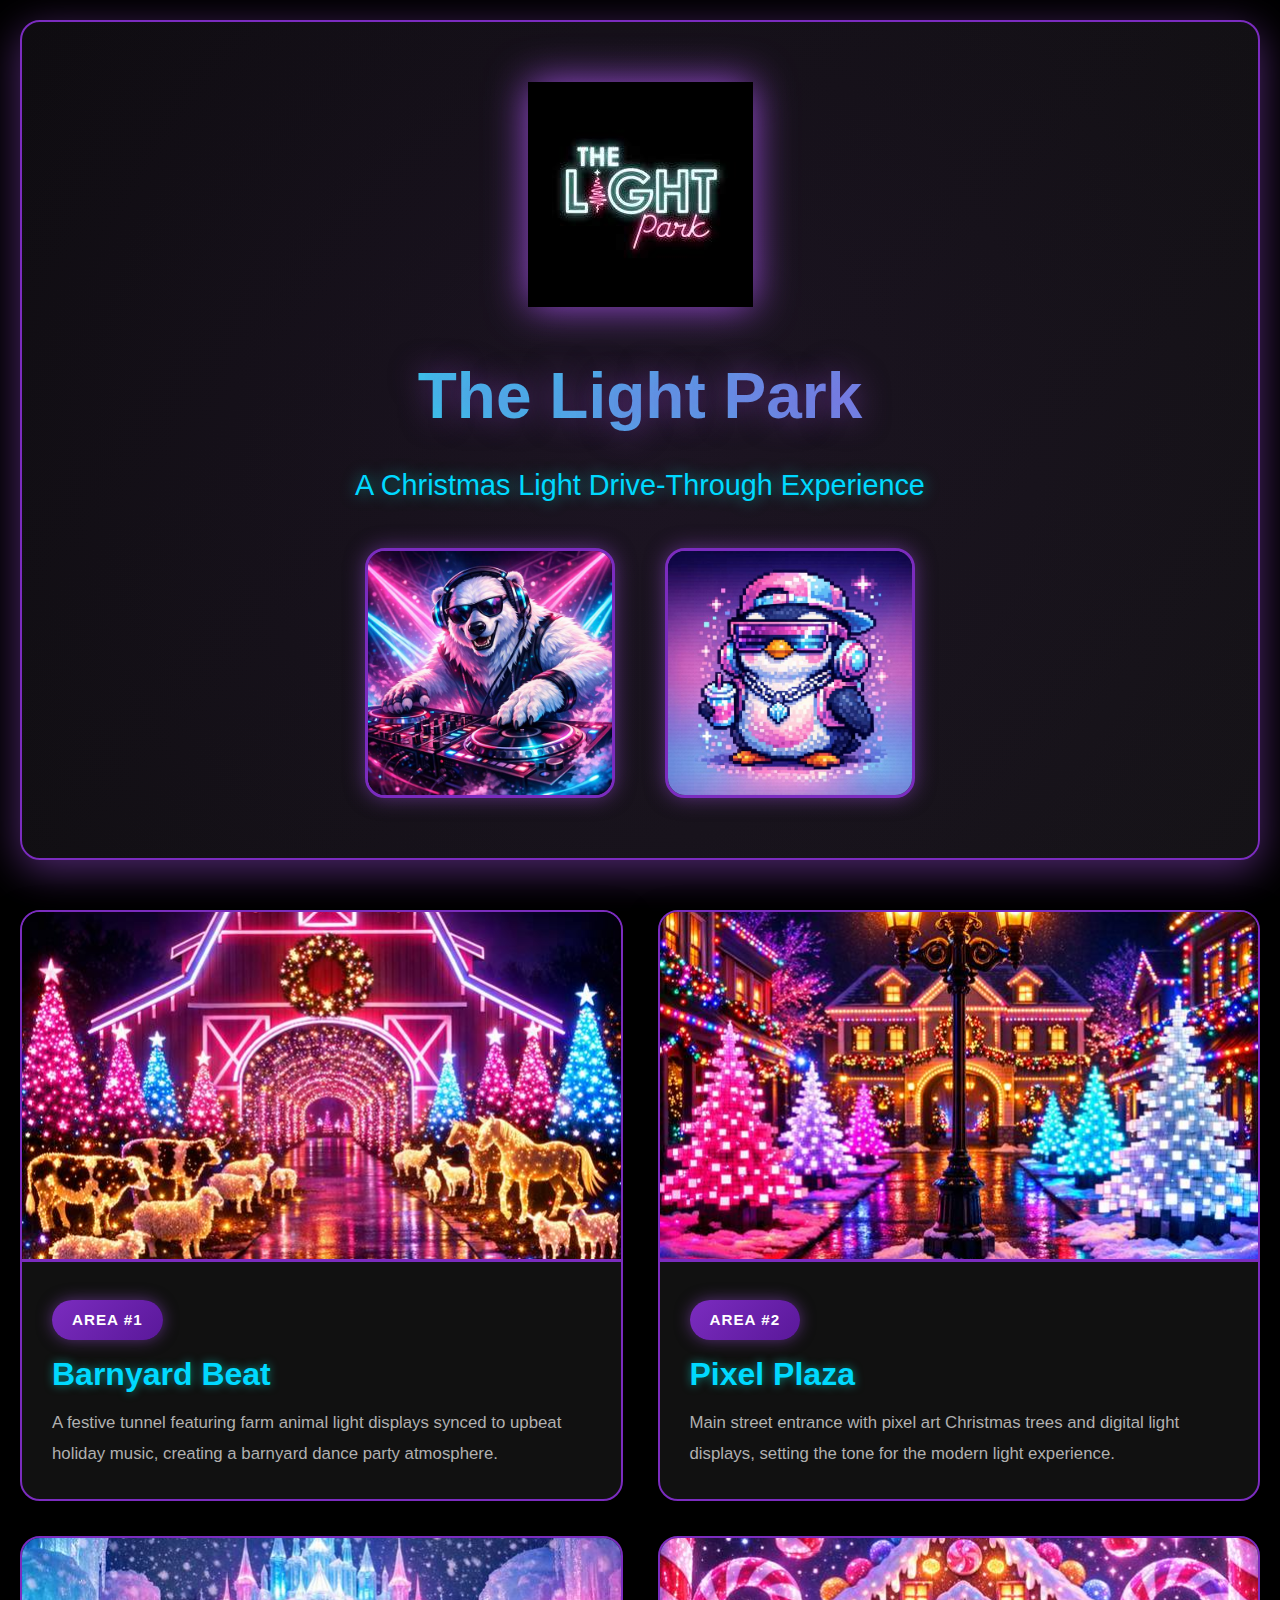
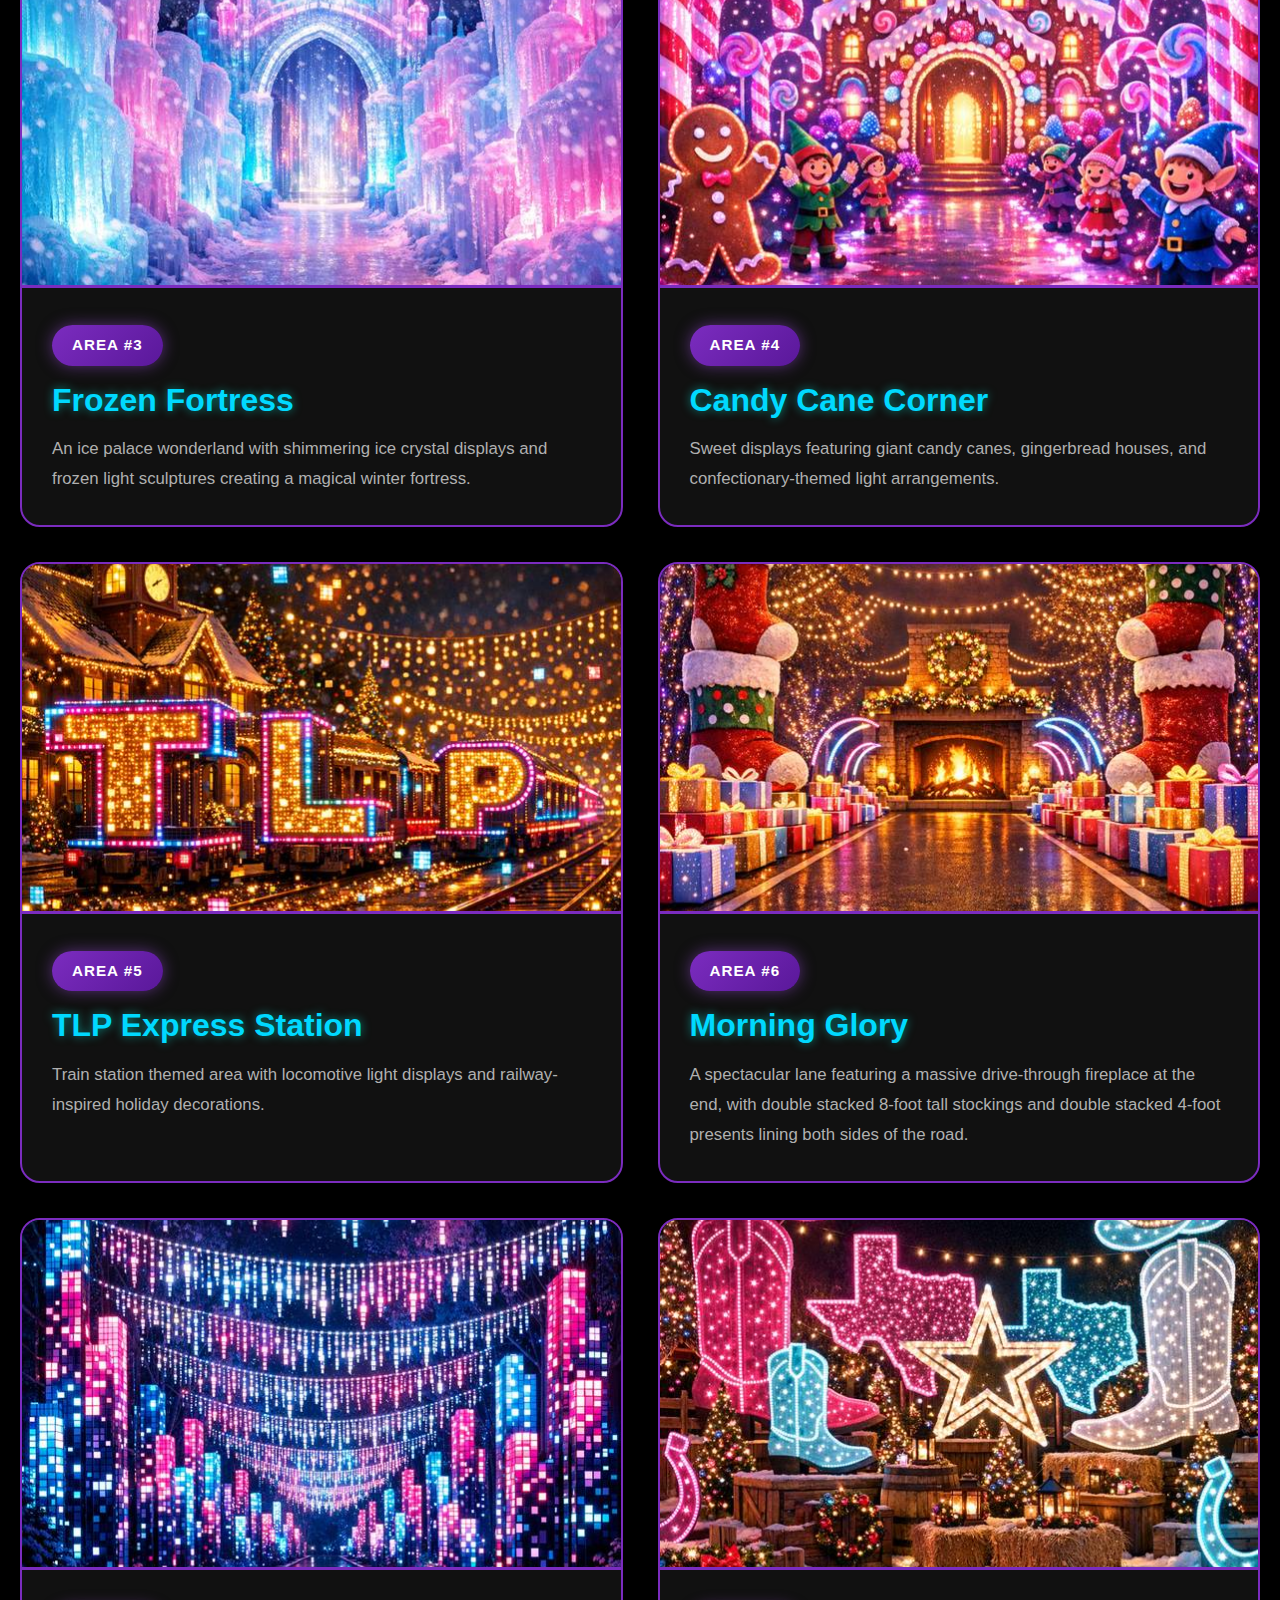
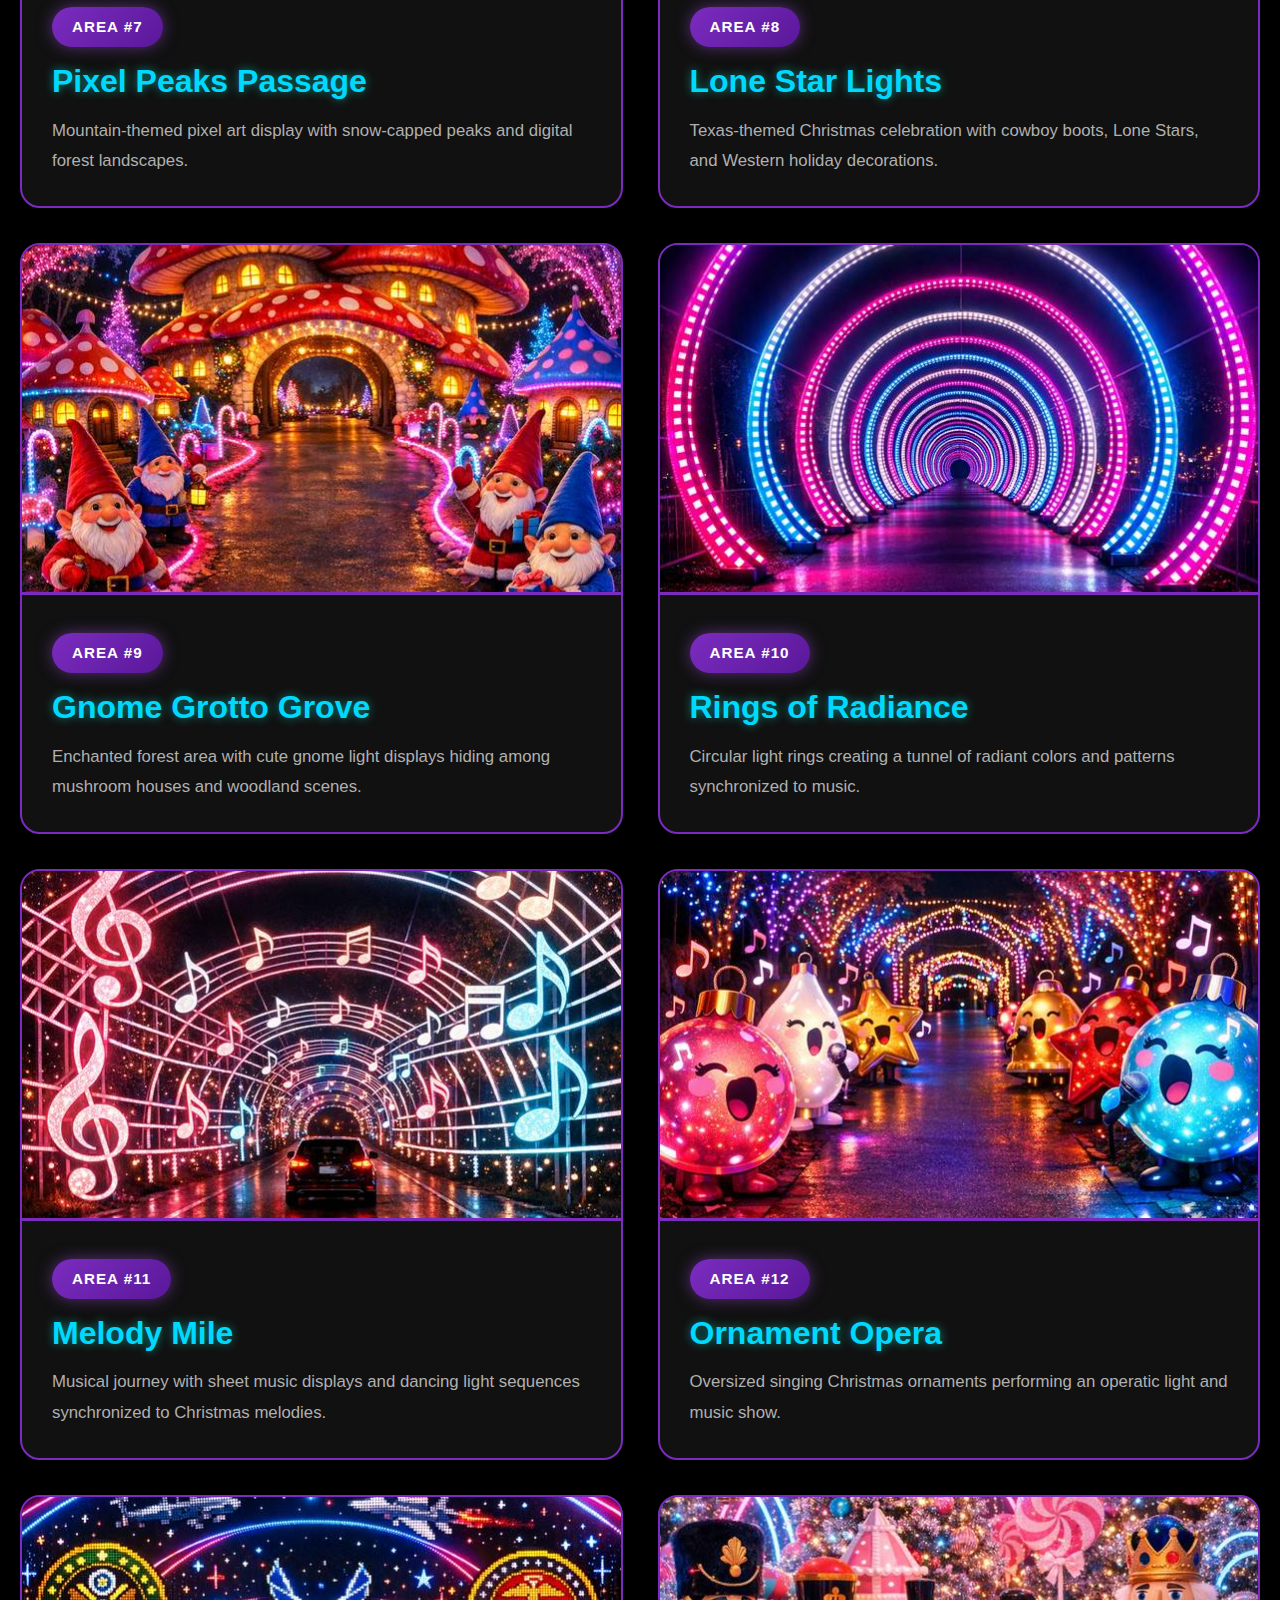
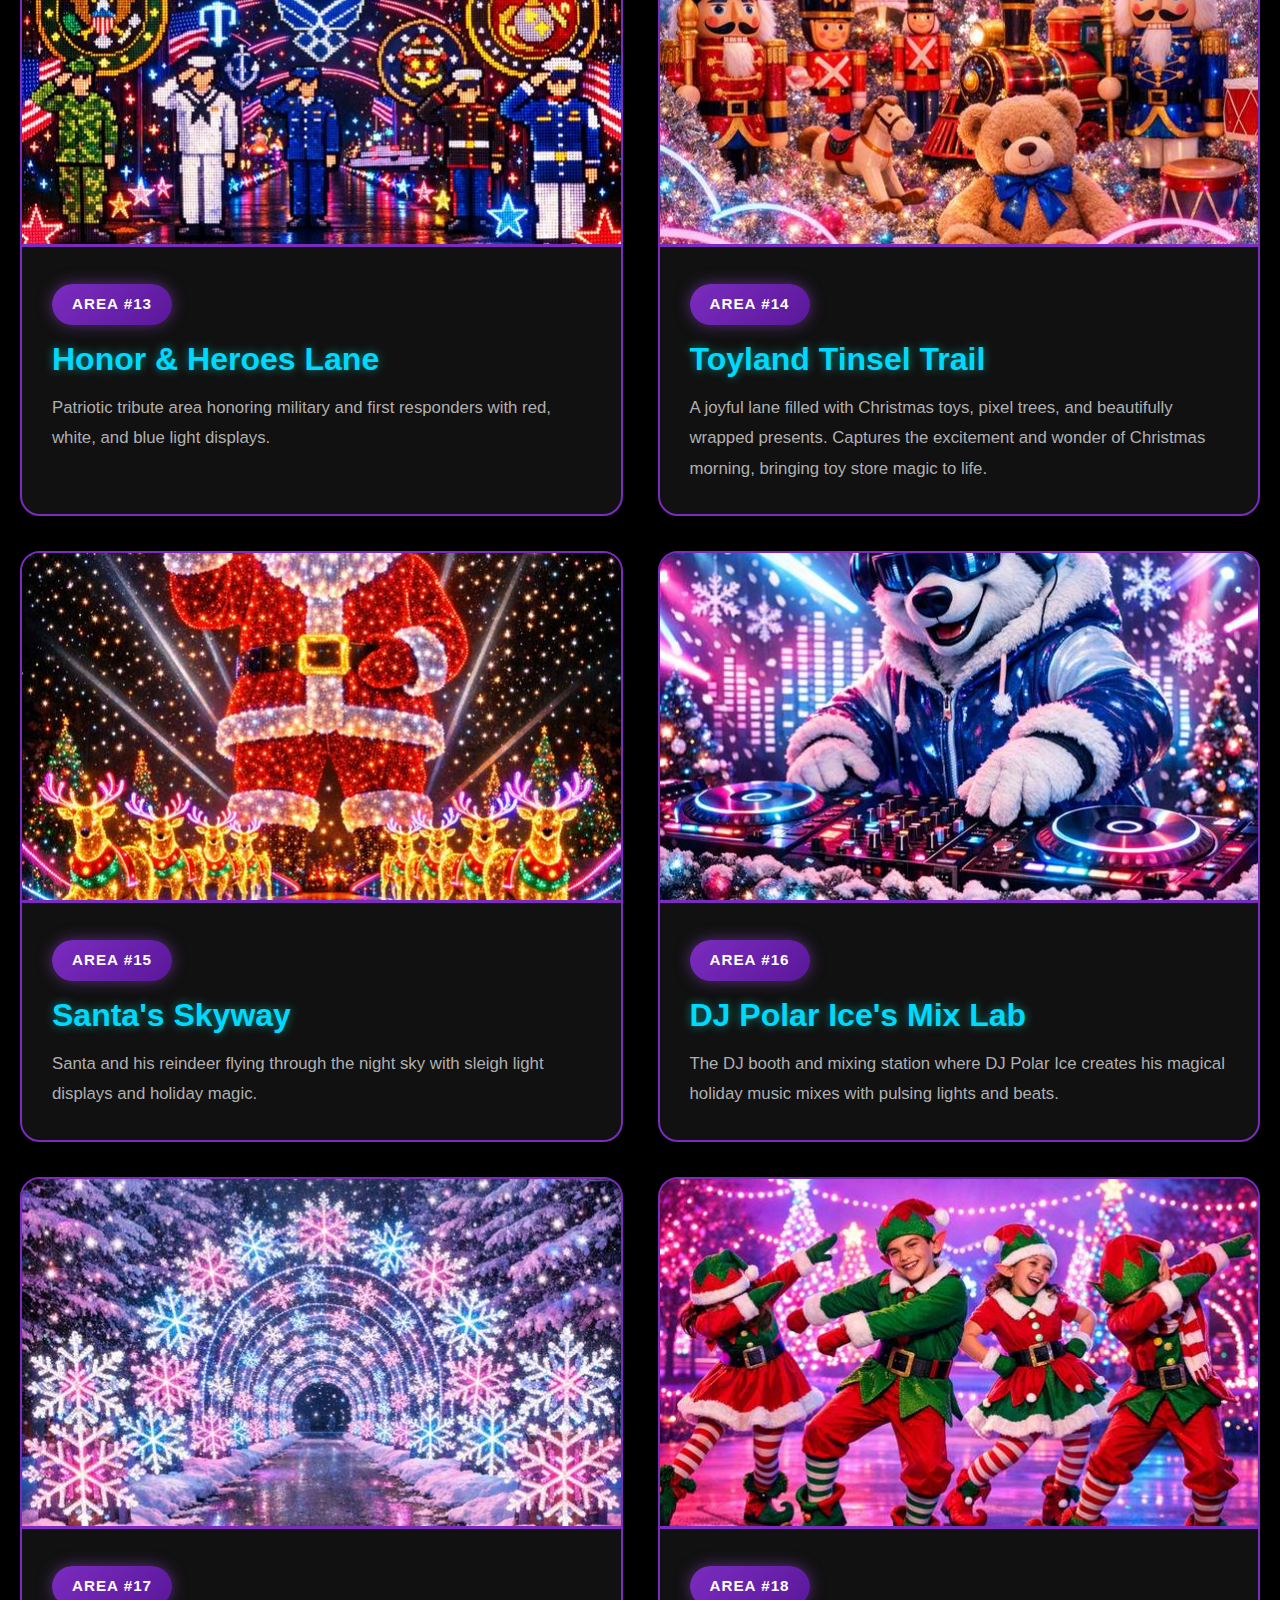
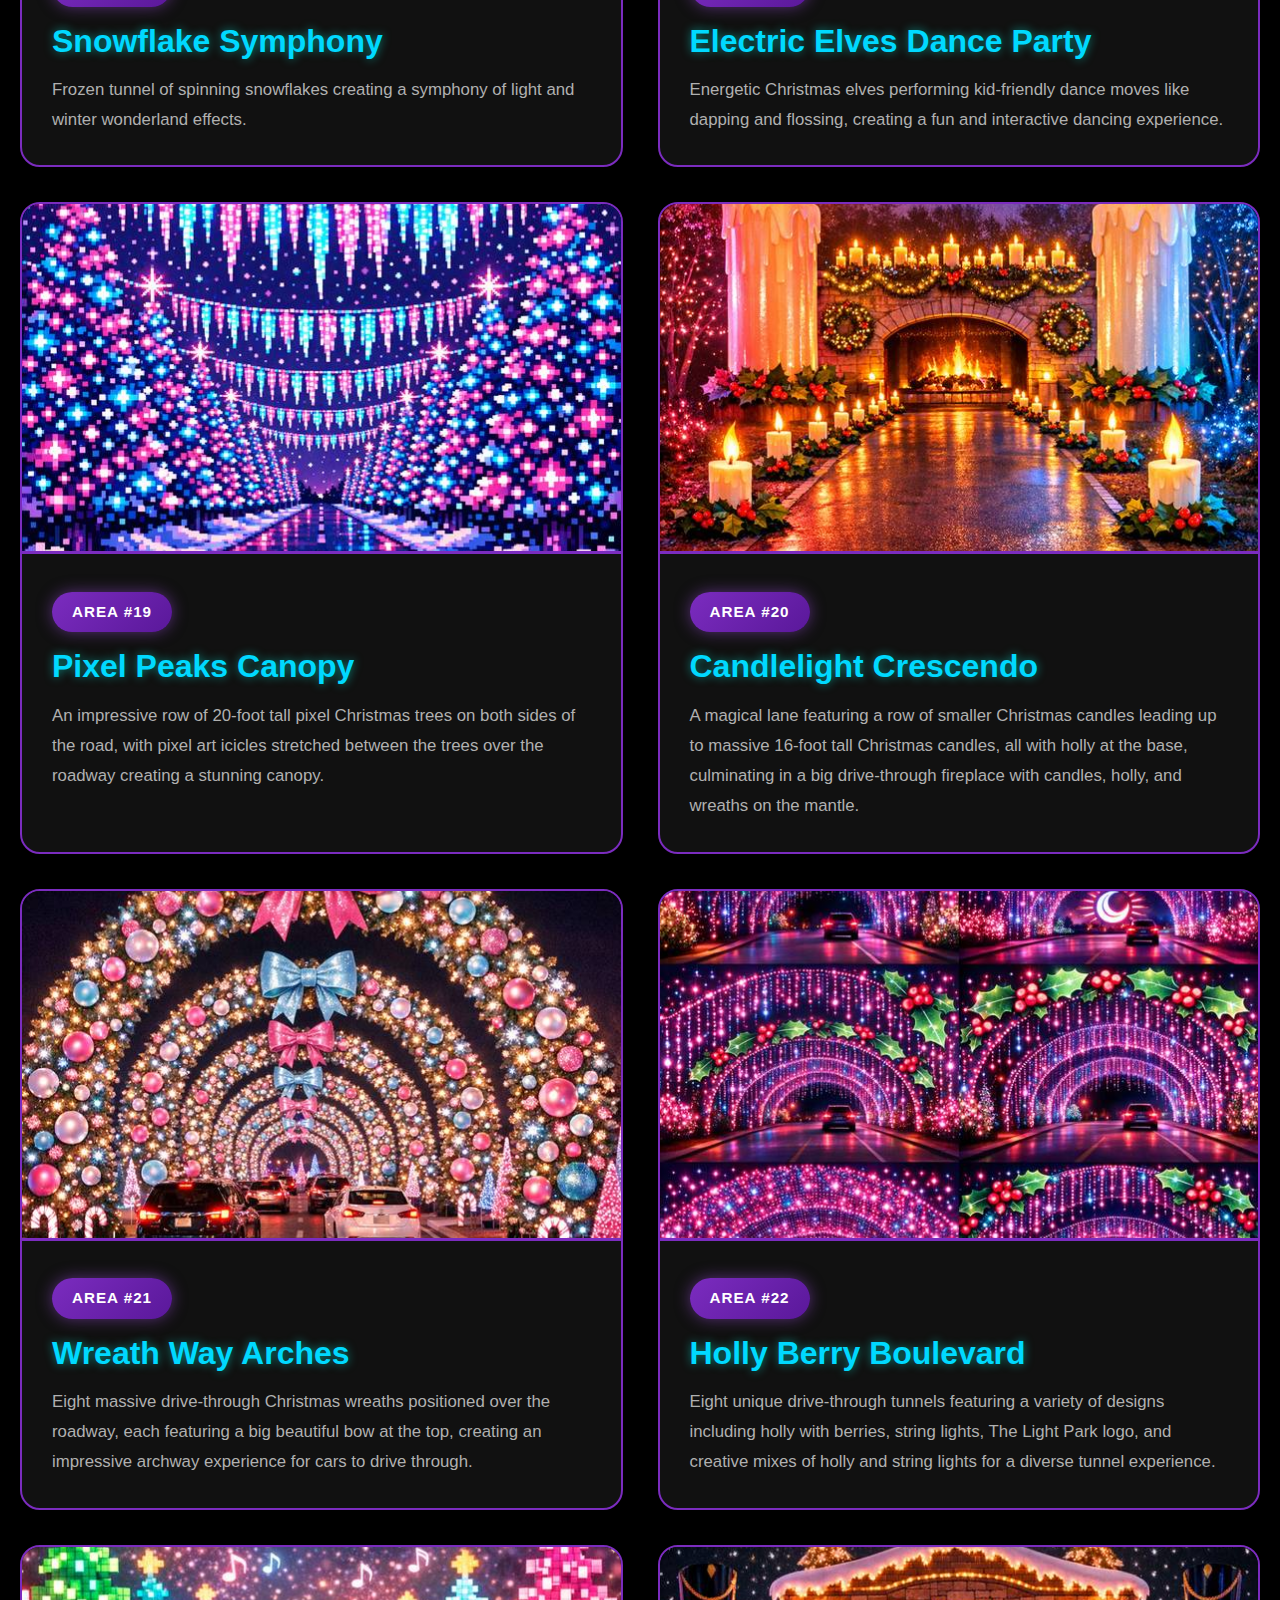
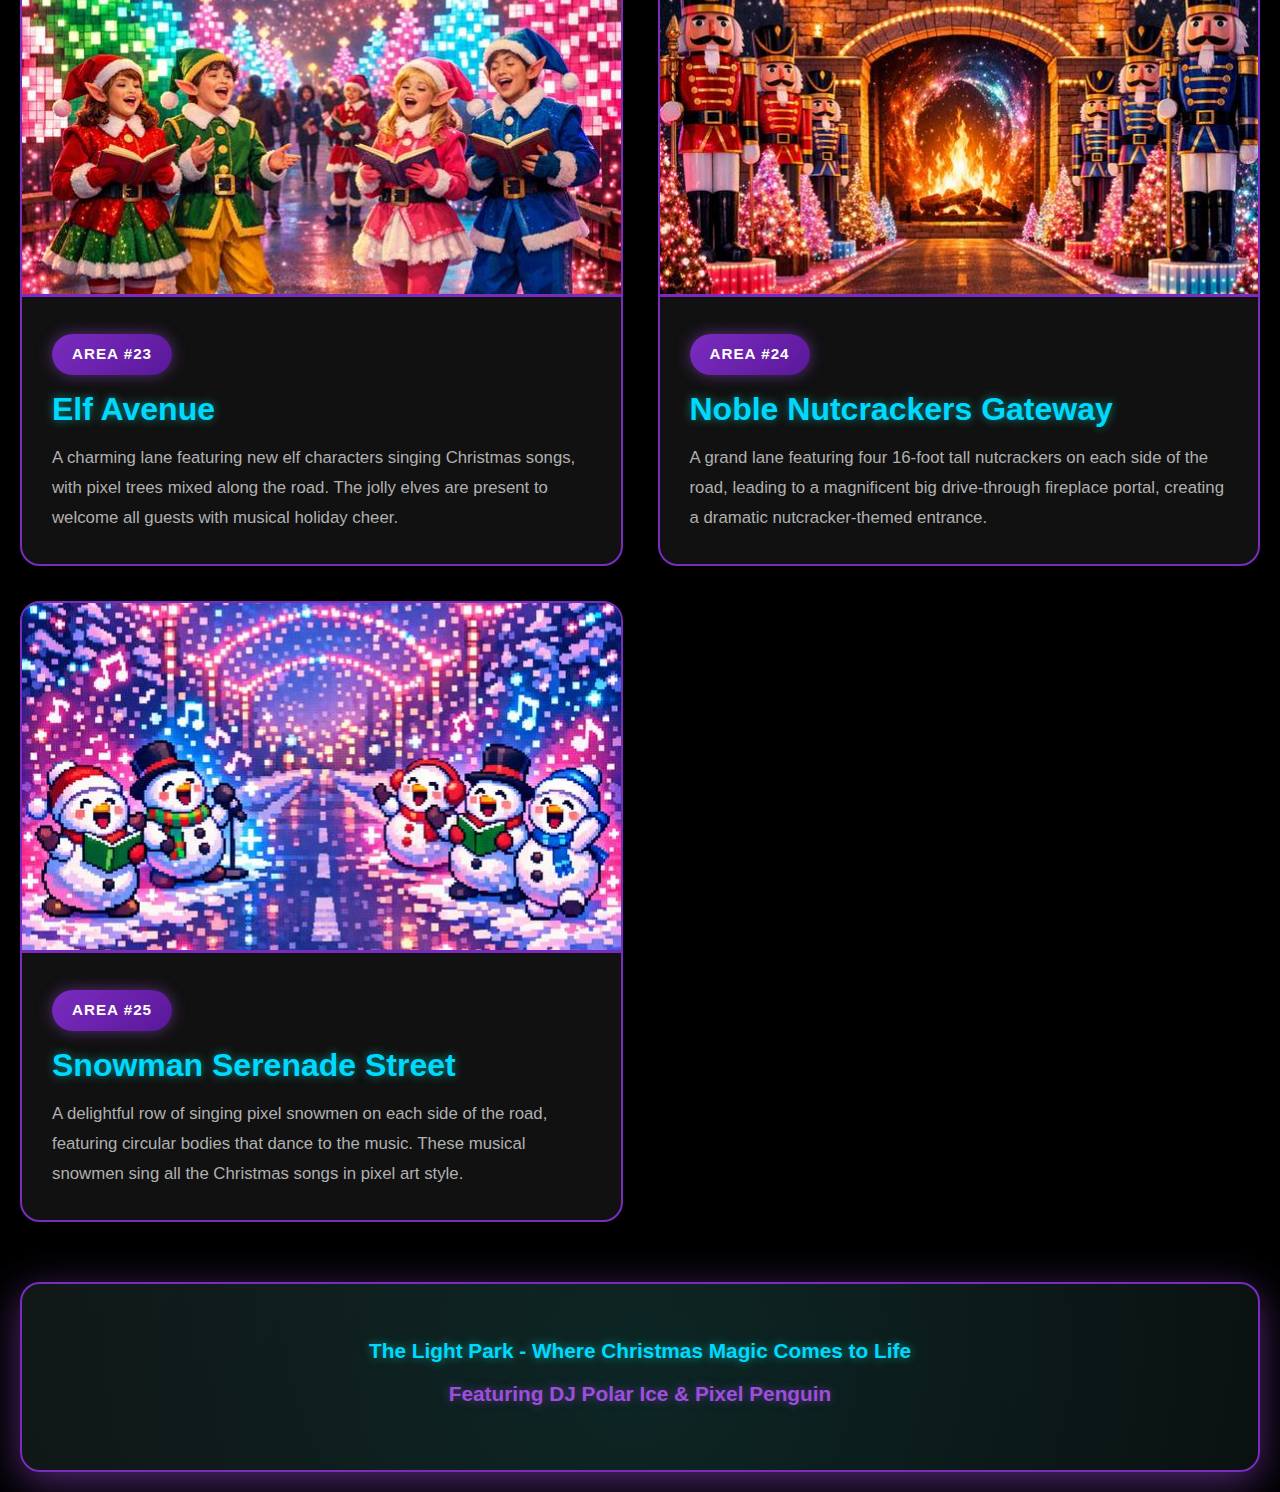
<file: index.html>
<!DOCTYPE html>
<html lang="en">
<head>
    <meta charset="UTF-8">
    <meta name="viewport" content="width=device-width, initial-scale=1.0">
    <meta name="description" content="The Light Park - A Christmas Light Drive-Through Experience featuring DJ Polar Ice and Pixel Penguin">
    <meta name="keywords" content="Christmas lights, drive-through, holiday experience, light park, DJ Polar Ice, Pixel Penguin">
    <title>The Light Park - Christmas Light Drive-Through Experience</title>
    <link rel="stylesheet" href="assets/css/style.css">
<script src="https://sites.super.myninja.ai/_assets/ninja-daytona-script.js"></script>
</head>
<body>
    <div class="container">
        <!-- Title Slide -->
        <div class="title-slide">
            <div class="title-content">
                <img src="assets/images/logo.jpg" alt="The Light Park Logo" class="main-logo" onerror="this.style.display='none'">
                <h1 class="main-title">The Light Park</h1>
                <p class="subtitle">A Christmas Light Drive-Through Experience</p>
                <div class="mascot-section">
                    <img src="assets/images/generated_images/generated_image_ec0cb3c4-3e1b-4d5a-8cb5-4488773b2a18_0.jpg" alt="DJ Polar Ice" class="mascot-image">
                    <img src="assets/images/generated_images/generated_image_418ffc15-8195-4b83-ac08-f989451169d7_0.jpg" alt="Pixel Penguin" class="mascot-image">
                </div>
            </div>
        </div>

        <!-- Areas Grid -->
        <div class="areas-grid">
            <!-- Area 1 -->
            <div class="area-card">
                <img src="assets/images/generated_images/generated_image_214ee117-9617-406e-adf9-b90a37cdc0f9_0.jpg" alt="Barnyard Beat" class="area-image">
                <div class="area-content">
                    <span class="area-number">Area #1</span>
                    <h3 class="area-name">Barnyard Beat</h3>
                    <p class="area-description">
                        A festive tunnel featuring farm animal light displays synced to upbeat holiday music, creating a barnyard dance party atmosphere.
                    </p>
                </div>
            </div>

            <!-- Area 2 -->
            <div class="area-card">
                <img src="assets/images/generated_images/generated_image_2e7f3c69-f646-4f7f-824d-0f21107708ae_0.jpg" alt="Pixel Plaza" class="area-image">
                <div class="area-content">
                    <span class="area-number">Area #2</span>
                    <h3 class="area-name">Pixel Plaza</h3>
                    <p class="area-description">
                        Main street entrance with pixel art Christmas trees and digital light displays, setting the tone for the modern light experience.
                    </p>
                </div>
            </div>

            <!-- Area 3 -->
            <div class="area-card">
                <img src="assets/images/generated_images/generated_image_347310ac-d1ab-4a6b-9343-0f09f0e9a15c_0.jpg" alt="Frozen Fortress" class="area-image">
                <div class="area-content">
                    <span class="area-number">Area #3</span>
                    <h3 class="area-name">Frozen Fortress</h3>
                    <p class="area-description">
                        An ice palace wonderland with shimmering ice crystal displays and frozen light sculptures creating a magical winter fortress.
                    </p>
                </div>
            </div>

            <!-- Area 4 -->
            <div class="area-card">
                <img src="assets/images/generated_images/generated_image_f3f8961a-e729-4f99-a725-0311ae2c1abc_0.jpg" alt="Candy Cane Corner" class="area-image">
                <div class="area-content">
                    <span class="area-number">Area #4</span>
                    <h3 class="area-name">Candy Cane Corner</h3>
                    <p class="area-description">
                        Sweet displays featuring giant candy canes, gingerbread houses, and confectionary-themed light arrangements.
                    </p>
                </div>
            </div>

            <!-- Area 5 -->
            <div class="area-card">
                <img src="assets/images/generated_images/generated_image_52f56f69-90dc-433e-bc84-28719ef56e1d_0.jpg" alt="TLP Express Station" class="area-image">
                <div class="area-content">
                    <span class="area-number">Area #5</span>
                    <h3 class="area-name">TLP Express Station</h3>
                    <p class="area-description">
                        Train station themed area with locomotive light displays and railway-inspired holiday decorations.
                    </p>
                </div>
            </div>

            <!-- Area 6 -->
            <div class="area-card">
                <img src="assets/images/generated_images/generated_image_69c6e3d1-f8c1-4b67-9ec1-fc8e6c1de17f_0.jpg" alt="Morning Glory" class="area-image">
                <div class="area-content">
                    <span class="area-number">Area #6</span>
                    <h3 class="area-name">Morning Glory</h3>
                    <p class="area-description">
                        A spectacular lane featuring a massive drive-through fireplace at the end, with double stacked 8-foot tall stockings and double stacked 4-foot presents lining both sides of the road.
                    </p>
                </div>
            </div>

            <!-- Area 7 -->
            <div class="area-card">
                <img src="assets/images/generated_images/generated_image_4480ff21-d6ac-4064-a49f-dcde80a52fca_0.jpg" alt="Pixel Peaks Passage" class="area-image">
                <div class="area-content">
                    <span class="area-number">Area #7</span>
                    <h3 class="area-name">Pixel Peaks Passage</h3>
                    <p class="area-description">
                        Mountain-themed pixel art display with snow-capped peaks and digital forest landscapes.
                    </p>
                </div>
            </div>

            <!-- Area 8 -->
            <div class="area-card">
                <img src="assets/images/generated_images/generated_image_60e84e81-2fff-49ca-9319-2559eca283d0_0.jpg" alt="Lone Star Lights" class="area-image">
                <div class="area-content">
                    <span class="area-number">Area #8</span>
                    <h3 class="area-name">Lone Star Lights</h3>
                    <p class="area-description">
                        Texas-themed Christmas celebration with cowboy boots, Lone Stars, and Western holiday decorations.
                    </p>
                </div>
            </div>

            <!-- Area 9 -->
            <div class="area-card">
                <img src="assets/images/generated_images/generated_image_d762c34e-6b2f-408d-bad0-a51a52f3e998_0.jpg" alt="Gnome Grotto Grove" class="area-image">
                <div class="area-content">
                    <span class="area-number">Area #9</span>
                    <h3 class="area-name">Gnome Grotto Grove</h3>
                    <p class="area-description">
                        Enchanted forest area with cute gnome light displays hiding among mushroom houses and woodland scenes.
                    </p>
                </div>
            </div>

            <!-- Area 10 -->
            <div class="area-card">
                <img src="assets/images/generated_images/generated_image_0c4830a0-4d6f-4b0e-905d-28a8a7b7ade7_0.jpg" alt="Rings of Radiance" class="area-image">
                <div class="area-content">
                    <span class="area-number">Area #10</span>
                    <h3 class="area-name">Rings of Radiance</h3>
                    <p class="area-description">
                        Circular light rings creating a tunnel of radiant colors and patterns synchronized to music.
                    </p>
                </div>
            </div>

            <!-- Area 11 -->
            <div class="area-card">
                <img src="assets/images/generated_images/generated_image_db7d1e53-ac82-4fa3-97f9-a4755eb40df5_0.jpg" alt="Melody Mile" class="area-image">
                <div class="area-content">
                    <span class="area-number">Area #11</span>
                    <h3 class="area-name">Melody Mile</h3>
                    <p class="area-description">
                        Musical journey with sheet music displays and dancing light sequences synchronized to Christmas melodies.
                    </p>
                </div>
            </div>

            <!-- Area 12 -->
            <div class="area-card">
                <img src="assets/images/generated_images/generated_image_3a555601-5486-4828-9b42-13c10b01bdef_0.jpg" alt="Ornament Opera" class="area-image">
                <div class="area-content">
                    <span class="area-number">Area #12</span>
                    <h3 class="area-name">Ornament Opera</h3>
                    <p class="area-description">
                        Oversized singing Christmas ornaments performing an operatic light and music show.
                    </p>
                </div>
            </div>

            <!-- Area 13 -->
            <div class="area-card">
                <img src="assets/images/generated_images/generated_image_f659a454-63cc-49b0-9dc4-a7f578c7d974_0.jpg" alt="Honor & Heroes Lane" class="area-image">
                <div class="area-content">
                    <span class="area-number">Area #13</span>
                    <h3 class="area-name">Honor & Heroes Lane</h3>
                    <p class="area-description">
                        Patriotic tribute area honoring military and first responders with red, white, and blue light displays.
                    </p>
                </div>
            </div>

            <!-- Area 14 -->
            <div class="area-card">
                <img src="assets/images/generated_images/generated_image_2fa3d49e-d273-4f70-8e29-61d0a45fff3a_0.jpg" alt="Toyland Tinsel Trail" class="area-image">
                <div class="area-content">
                    <span class="area-number">Area #14</span>
                    <h3 class="area-name">Toyland Tinsel Trail</h3>
                    <p class="area-description">
                        A joyful lane filled with Christmas toys, pixel trees, and beautifully wrapped presents. Captures the excitement and wonder of Christmas morning, bringing toy store magic to life.
                    </p>
                </div>
            </div>

            <!-- Area 15 -->
            <div class="area-card">
                <img src="assets/images/generated_images/generated_image_bc3e77ed-9750-4452-ac2a-6b3f41b998d6_0.jpg" alt="Santa's Skyway" class="area-image">
                <div class="area-content">
                    <span class="area-number">Area #15</span>
                    <h3 class="area-name">Santa's Skyway</h3>
                    <p class="area-description">
                        Santa and his reindeer flying through the night sky with sleigh light displays and holiday magic.
                    </p>
                </div>
            </div>

            <!-- Area 16 -->
            <div class="area-card">
                <img src="assets/images/generated_images/generated_image_3bc2bf45-fa88-4c82-8fae-32b9d6745a9b_0.jpg" alt="DJ Polar Ice's Mix Lab" class="area-image">
                <div class="area-content">
                    <span class="area-number">Area #16</span>
                    <h3 class="area-name">DJ Polar Ice's Mix Lab</h3>
                    <p class="area-description">
                        The DJ booth and mixing station where DJ Polar Ice creates his magical holiday music mixes with pulsing lights and beats.
                    </p>
                </div>
            </div>

            <!-- Area 17 -->
            <div class="area-card">
                <img src="assets/images/generated_images/generated_image_272fb970-d037-4bbe-a733-2c2e5b274018_0.jpg" alt="Snowflake Symphony" class="area-image">
                <div class="area-content">
                    <span class="area-number">Area #17</span>
                    <h3 class="area-name">Snowflake Symphony</h3>
                    <p class="area-description">
                        Frozen tunnel of spinning snowflakes creating a symphony of light and winter wonderland effects.
                    </p>
                </div>
            </div>

            <!-- Area 18 -->
            <div class="area-card">
                <img src="assets/images/generated_images/generated_image_54f0eaa1-0f3e-4dc4-a93c-7f1303543866_0.jpg" alt="Electric Elves Dance Party" class="area-image">
                <div class="area-content">
                    <span class="area-number">Area #18</span>
                    <h3 class="area-name">Electric Elves Dance Party</h3>
                    <p class="area-description">
                        Energetic Christmas elves performing kid-friendly dance moves like dapping and flossing, creating a fun and interactive dancing experience.
                    </p>
                </div>
            </div>

            <!-- Area 19 -->
            <div class="area-card">
                <img src="assets/images/generated_images/generated_image_23823f82-9865-4461-9121-8c488b256afa_0.jpg" alt="Pixel Peaks Canopy" class="area-image">
                <div class="area-content">
                    <span class="area-number">Area #19</span>
                    <h3 class="area-name">Pixel Peaks Canopy</h3>
                    <p class="area-description">
                        An impressive row of 20-foot tall pixel Christmas trees on both sides of the road, with pixel art icicles stretched between the trees over the roadway creating a stunning canopy.
                    </p>
                </div>
            </div>

            <!-- Area 20 -->
            <div class="area-card">
                <img src="assets/images/generated_images/generated_image_75ef3aca-54ac-48fb-a50c-71810e299678_0.jpg" alt="Candlelight Crescendo" class="area-image">
                <div class="area-content">
                    <span class="area-number">Area #20</span>
                    <h3 class="area-name">Candlelight Crescendo</h3>
                    <p class="area-description">
                        A magical lane featuring a row of smaller Christmas candles leading up to massive 16-foot tall Christmas candles, all with holly at the base, culminating in a big drive-through fireplace with candles, holly, and wreaths on the mantle.
                    </p>
                </div>
            </div>

            <!-- Area 21 -->
            <div class="area-card">
                <img src="assets/images/generated_images/generated_image_2d565ea4-5413-4726-89a9-2904c378bd66_0.jpg" alt="Wreath Way Arches" class="area-image">
                <div class="area-content">
                    <span class="area-number">Area #21</span>
                    <h3 class="area-name">Wreath Way Arches</h3>
                    <p class="area-description">
                        Eight massive drive-through Christmas wreaths positioned over the roadway, each featuring a big beautiful bow at the top, creating an impressive archway experience for cars to drive through.
                    </p>
                </div>
            </div>

            <!-- Area 22 -->
            <div class="area-card">
                <img src="assets/images/generated_images/generated_image_99b54ed5-6af9-43c4-b8ec-03fe0f97334e_0.jpg" alt="Holly Berry Boulevard" class="area-image">
                <div class="area-content">
                    <span class="area-number">Area #22</span>
                    <h3 class="area-name">Holly Berry Boulevard</h3>
                    <p class="area-description">
                        Eight unique drive-through tunnels featuring a variety of designs including holly with berries, string lights, The Light Park logo, and creative mixes of holly and string lights for a diverse tunnel experience.
                    </p>
                </div>
            </div>

            <!-- Area 23 -->
            <div class="area-card">
                <img src="assets/images/generated_images/generated_image_df83e433-efbb-4635-a805-e79444fbbaa8_0.jpg" alt="Elf Avenue" class="area-image">
                <div class="area-content">
                    <span class="area-number">Area #23</span>
                    <h3 class="area-name">Elf Avenue</h3>
                    <p class="area-description">
                        A charming lane featuring new elf characters singing Christmas songs, with pixel trees mixed along the road. The jolly elves are present to welcome all guests with musical holiday cheer.
                    </p>
                </div>
            </div>

            <!-- Area 24 -->
            <div class="area-card">
                <img src="assets/images/generated_images/generated_image_d7845e20-2e9d-4808-b915-ebd04869dda7_0.jpg" alt="Noble Nutcrackers Gateway" class="area-image">
                <div class="area-content">
                    <span class="area-number">Area #24</span>
                    <h3 class="area-name">Noble Nutcrackers Gateway</h3>
                    <p class="area-description">
                        A grand lane featuring four 16-foot tall nutcrackers on each side of the road, leading to a magnificent big drive-through fireplace portal, creating a dramatic nutcracker-themed entrance.
                    </p>
                </div>
            </div>

            <!-- Area 25 -->
            <div class="area-card">
                <img src="assets/images/generated_images/generated_image_667a039c-0587-4ba6-8a8f-3266bc9f14ac_0.jpg" alt="Snowman Serenade Street" class="area-image">
                <div class="area-content">
                    <span class="area-number">Area #25</span>
                    <h3 class="area-name">Snowman Serenade Street</h3>
                    <p class="area-description">
                        A delightful row of singing pixel snowmen on each side of the road, featuring circular bodies that dance to the music. These musical snowmen sing all the Christmas songs in pixel art style.
                    </p>
                </div>
            </div>
        </div>

        <!-- Footer -->
        <div class="footer">
            <p>The Light Park - Where Christmas Magic Comes to Life</p>
            <p>Featuring DJ Polar Ice & Pixel Penguin</p>
        </div>
    </div>
</body>
</html>
</file>
<file: assets/css/style.css>
/*
 * THE LIGHT PARK - Dark Mode with Neon Aesthetics
 * Converted to black background with purple and teal neon colors
 */

:root {
    /* Neon Color Palette */
    --neon-purple-bright: #9D4EDD;
    --neon-purple-medium: #7B2CBF;
    --neon-purple-dark: #5A189A;
    --neon-teal-bright: #06FFF0;
    --neon-teal-medium: #00D9FF;
    --neon-teal-dark: #00B4D8;
    
    /* Background Colors */
    --bg-black: #000000;
    --bg-dark: #0a0a0a;
    --bg-card: #111111;
    --bg-card-hover: #1a1a1a;
    
    /* Text Colors */
    --text-white: #FFFFFF;
    --text-light-gray: #E0E0E0;
    --text-medium-gray: #B0B0B0;
    --text-dark-gray: #808080;
    
    /* Accent Colors */
    --accent-glow: rgba(157, 78, 221, 0.5);
    --teal-glow: rgba(6, 255, 240, 0.5);
    
    /* Border Colors */
    --border-purple: #7B2CBF;
    --border-teal: #00D9FF;
}

/* Reset and Base Styles */
* {
    margin: 0;
    padding: 0;
    box-sizing: border-box;
}

body {
    font-family: 'Segoe UI', Tahoma, Geneva, Verdana, sans-serif;
    background: var(--bg-black);
    color: var(--text-white);
    line-height: 1.6;
    min-height: 100vh;
}

.container {
    max-width: 1400px;
    margin: 0 auto;
    padding: 20px;
}

/* Title Slide / Header */
.title-slide {
    text-align: center;
    padding: 60px 40px;
    background: linear-gradient(135deg, var(--bg-dark) 0%, var(--bg-card) 100%);
    margin-bottom: 50px;
    border-radius: 20px;
    box-shadow: 0 10px 40px var(--accent-glow);
    border: 2px solid var(--border-purple);
    position: relative;
    overflow: hidden;
}

/* Neon glow effect behind title */
.title-slide::before {
    content: '';
    position: absolute;
    top: -50%;
    left: -50%;
    width: 200%;
    height: 200%;
    background: radial-gradient(circle, rgba(157, 78, 221, 0.1) 0%, transparent 70%);
    animation: pulse-glow 4s ease-in-out infinite;
    pointer-events: none;
}

@keyframes pulse-glow {
    0%, 100% { opacity: 0.3; }
    50% { opacity: 0.6; }
}

.title-content {
    position: relative;
    z-index: 1;
}

.main-logo {
    max-width: 300px;
    height: auto;
    margin-bottom: 30px;
    filter: drop-shadow(0 0 20px var(--neon-purple-bright));
    transition: transform 0.3s ease, filter 0.3s ease;
}

.main-logo:hover {
    transform: scale(1.05);
    filter: drop-shadow(0 0 30px var(--neon-purple-bright)) drop-shadow(0 0 10px var(--neon-teal-bright));
}

.main-title {
    font-size: 4rem;
    font-weight: 800;
    background: linear-gradient(90deg, var(--neon-teal-bright), var(--neon-purple-bright), var(--neon-teal-bright));
    background-size: 200% auto;
    -webkit-background-clip: text;
    -webkit-text-fill-color: transparent;
    background-clip: text;
    text-shadow: 0 0 30px var(--accent-glow);
    margin-bottom: 15px;
    animation: shimmer 3s linear infinite;
}

@keyframes shimmer {
    0% { background-position: 0% center; }
    100% { background-position: 200% center; }
}

.subtitle {
    font-size: 1.8rem;
    color: var(--neon-teal-medium);
    margin-bottom: 40px;
    text-shadow: 0 0 15px var(--teal-glow);
    font-weight: 500;
}

.mascot-section {
    display: flex;
    justify-content: center;
    gap: 50px;
    flex-wrap: wrap;
    margin-top: 40px;
}

.mascot-image {
    max-width: 250px;
    height: auto;
    border-radius: 20px;
    border: 3px solid var(--border-purple);
    box-shadow: 0 0 20px var(--accent-glow);
    transition: all 0.3s ease;
    background: var(--bg-card);
}

.mascot-image:hover {
    transform: translateY(-10px);
    border-color: var(--border-teal);
    box-shadow: 0 0 30px var(--teal-glow);
}

/* Areas Grid */
.areas-grid {
    display: grid;
    grid-template-columns: repeat(auto-fit, minmax(400px, 1fr));
    gap: 35px;
    margin-bottom: 60px;
}

/* Area Cards */
.area-card {
    background: var(--bg-card);
    border-radius: 20px;
    overflow: hidden;
    box-shadow: 0 10px 30px rgba(0, 0, 0, 0.8);
    transition: all 0.4s ease;
    border: 2px solid var(--border-purple);
    position: relative;
}

.area-card::before {
    content: '';
    position: absolute;
    top: 0;
    left: 0;
    right: 0;
    bottom: 0;
    background: linear-gradient(135deg, rgba(157, 78, 221, 0.1) 0%, transparent 50%, rgba(6, 255, 240, 0.1) 100%);
    opacity: 0;
    transition: opacity 0.4s ease;
    pointer-events: none;
}

.area-card:hover::before {
    opacity: 1;
}

.area-card:hover {
    transform: translateY(-8px);
    box-shadow: 0 20px 50px var(--accent-glow);
    border-color: var(--border-teal);
}

.area-image {
    width: 100%;
    height: 350px;
    object-fit: cover;
    border-bottom: 3px solid var(--border-purple);
    transition: all 0.4s ease;
}

.area-card:hover .area-image {
    filter: brightness(1.1);
    border-bottom-color: var(--border-teal);
}

.area-content {
    padding: 30px;
    position: relative;
    z-index: 1;
}

.area-number {
    display: inline-block;
    background: linear-gradient(135deg, var(--neon-purple-medium), var(--neon-purple-dark));
    color: var(--text-white);
    padding: 8px 20px;
    border-radius: 25px;
    font-size: 0.95rem;
    font-weight: 700;
    margin-bottom: 15px;
    text-transform: uppercase;
    letter-spacing: 1px;
    box-shadow: 0 0 15px var(--accent-glow);
    transition: all 0.3s ease;
}

.area-card:hover .area-number {
    background: linear-gradient(135deg, var(--neon-teal-dark), var(--neon-teal-medium));
    box-shadow: 0 0 15px var(--teal-glow);
}

.area-name {
    font-size: 2rem;
    color: var(--neon-teal-medium);
    margin-bottom: 15px;
    line-height: 1.2;
    font-weight: 700;
    text-shadow: 0 0 10px var(--teal-glow);
    transition: color 0.3s ease;
}

.area-card:hover .area-name {
    color: var(--neon-teal-bright);
}

.area-description {
    color: var(--text-medium-gray);
    font-size: 1.05rem;
    line-height: 1.8;
    transition: color 0.3s ease;
}

.area-card:hover .area-description {
    color: var(--text-light-gray);
}

/* Footer */
.footer {
    text-align: center;
    padding: 50px 40px;
    background: linear-gradient(135deg, var(--bg-card) 0%, var(--bg-dark) 100%);
    margin-top: 60px;
    border-radius: 20px;
    border: 2px solid var(--border-purple);
    box-shadow: 0 10px 40px var(--accent-glow);
    position: relative;
    overflow: hidden;
}

.footer::before {
    content: '';
    position: absolute;
    bottom: -50%;
    left: -50%;
    width: 200%;
    height: 200%;
    background: radial-gradient(circle, rgba(6, 255, 240, 0.1) 0%, transparent 70%);
    pointer-events: none;
}

.footer p {
    position: relative;
    z-index: 1;
    font-size: 1.3rem;
    margin-bottom: 10px;
    transition: all 0.3s ease;
}

.footer p:first-child {
    color: var(--neon-teal-medium);
    text-shadow: 0 0 10px var(--teal-glow);
    font-weight: 600;
}

.footer p:last-child {
    color: var(--neon-purple-bright);
    text-shadow: 0 0 10px var(--accent-glow);
    font-weight: 700;
}

/* Responsive Design */
@media (max-width: 1024px) {
    .main-title {
        font-size: 3rem;
    }
    
    .areas-grid {
        grid-template-columns: repeat(auto-fit, minmax(350px, 1fr));
        gap: 30px;
    }
}

@media (max-width: 768px) {
    .title-slide {
        padding: 40px 20px;
    }
    
    .main-logo {
        max-width: 200px;
    }
    
    .main-title {
        font-size: 2.5rem;
    }
    
    .subtitle {
        font-size: 1.4rem;
    }
    
    .areas-grid {
        grid-template-columns: 1fr;
        gap: 25px;
    }
    
    .area-image {
        height: 300px;
    }
    
    .area-content {
        padding: 20px;
    }
    
    .area-name {
        font-size: 1.6rem;
    }
    
    .mascot-image {
        max-width: 200px;
    }
}

@media (max-width: 480px) {
    .main-title {
        font-size: 2rem;
    }
    
    .subtitle {
        font-size: 1.2rem;
    }
    
    .mascot-section {
        gap: 20px;
    }
    
    .mascot-image {
        max-width: 150px;
    }
}

/* Print Styles - High Contrast */
@media print {
    body {
        background: white !important;
        color: black !important;
    }
    
    .title-slide,
    .area-card,
    .footer {
        background: white !important;
        border: 2px solid #000 !important;
        box-shadow: none !important;
    }
    
    .main-title,
    .area-name,
    .footer p {
        color: black !important;
        text-shadow: none !important;
        -webkit-text-fill-color: black !important;
    }
    
    .area-number {
        background: #333 !important;
        color: white !important;
        box-shadow: none !important;
    }
    
    .main-logo,
    .mascot-image,
    .area-image {
        filter: none !important;
        box-shadow: none !important;
    }
}

/* Accessibility - Focus States */
*:focus {
    outline: 2px solid var(--neon-teal-bright);
    outline-offset: 2px;
}

/* Smooth Scroll */
html {
    scroll-behavior: smooth;
}

/* Selection Colors */
::selection {
    background: var(--neon-purple-medium);
    color: var(--text-white);
}

::-moz-selection {
    background: var(--neon-purple-medium);
    color: var(--text-white);
}
</file>
